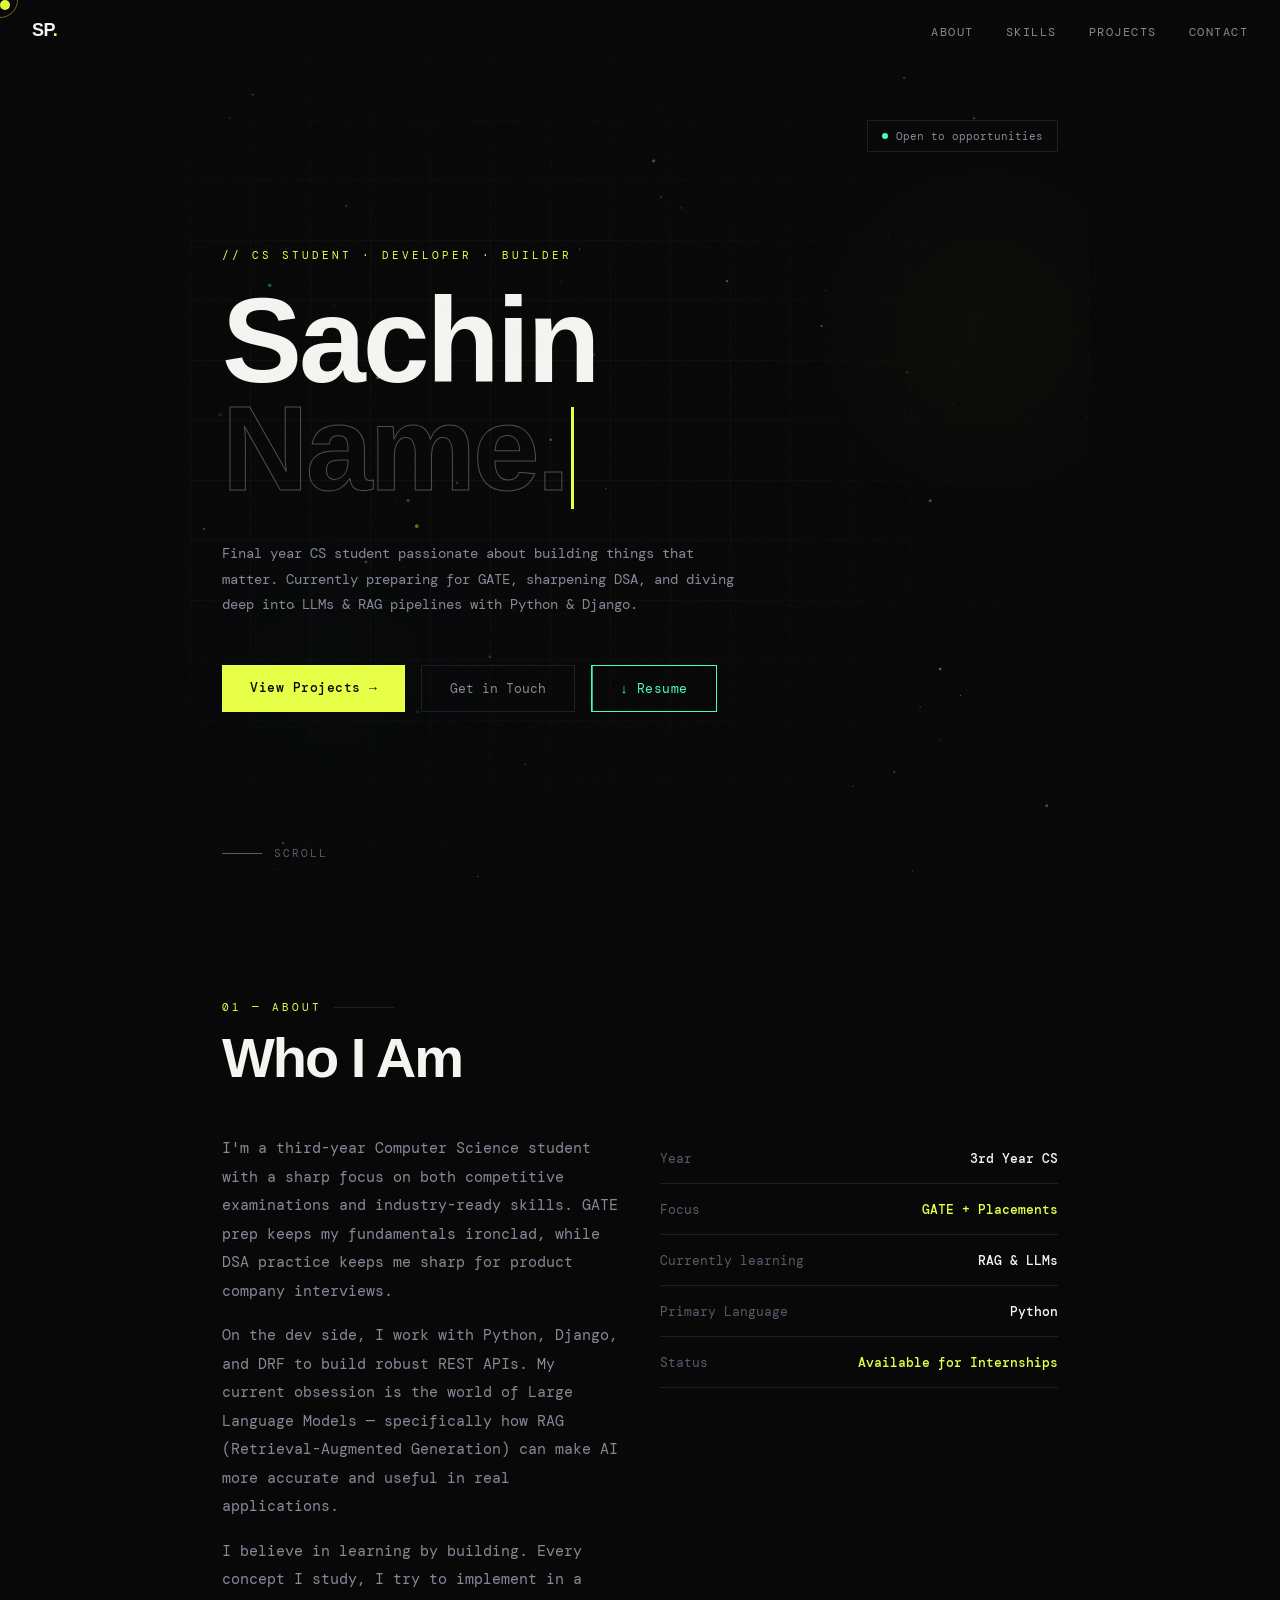
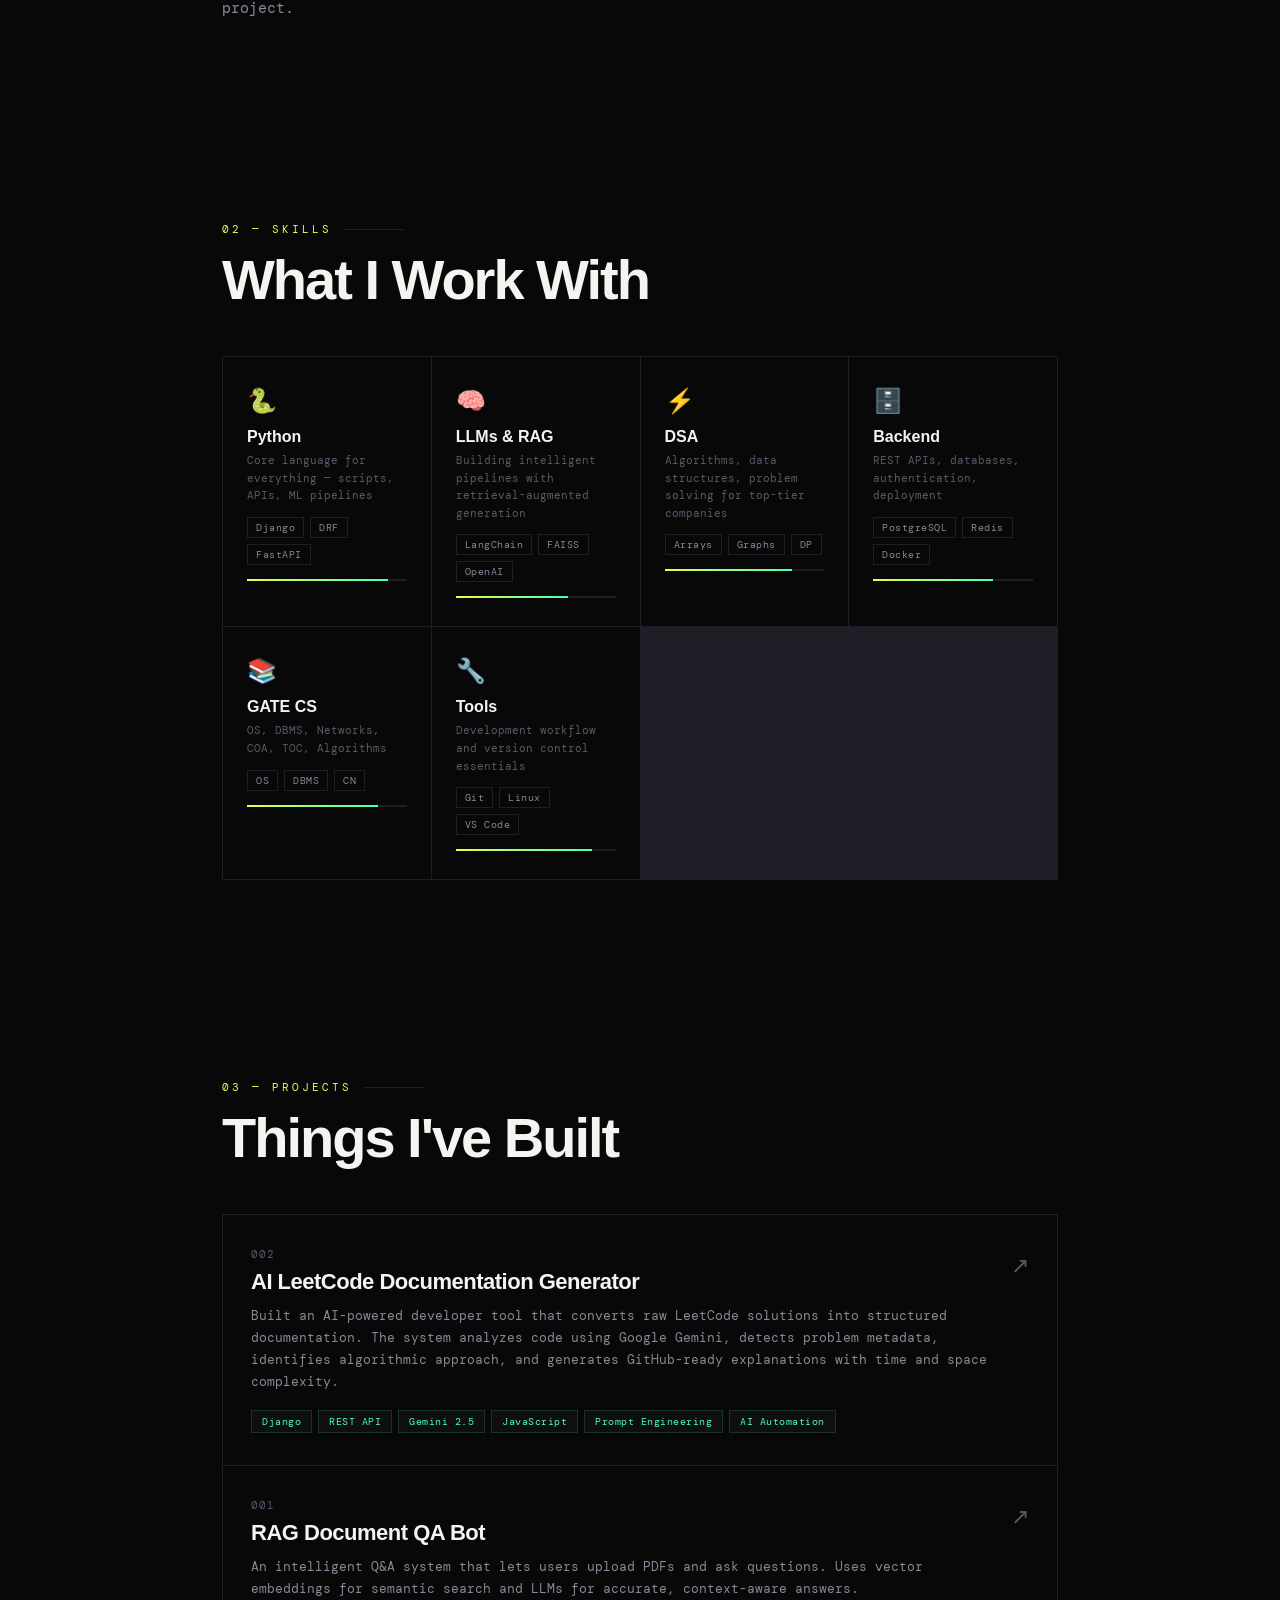
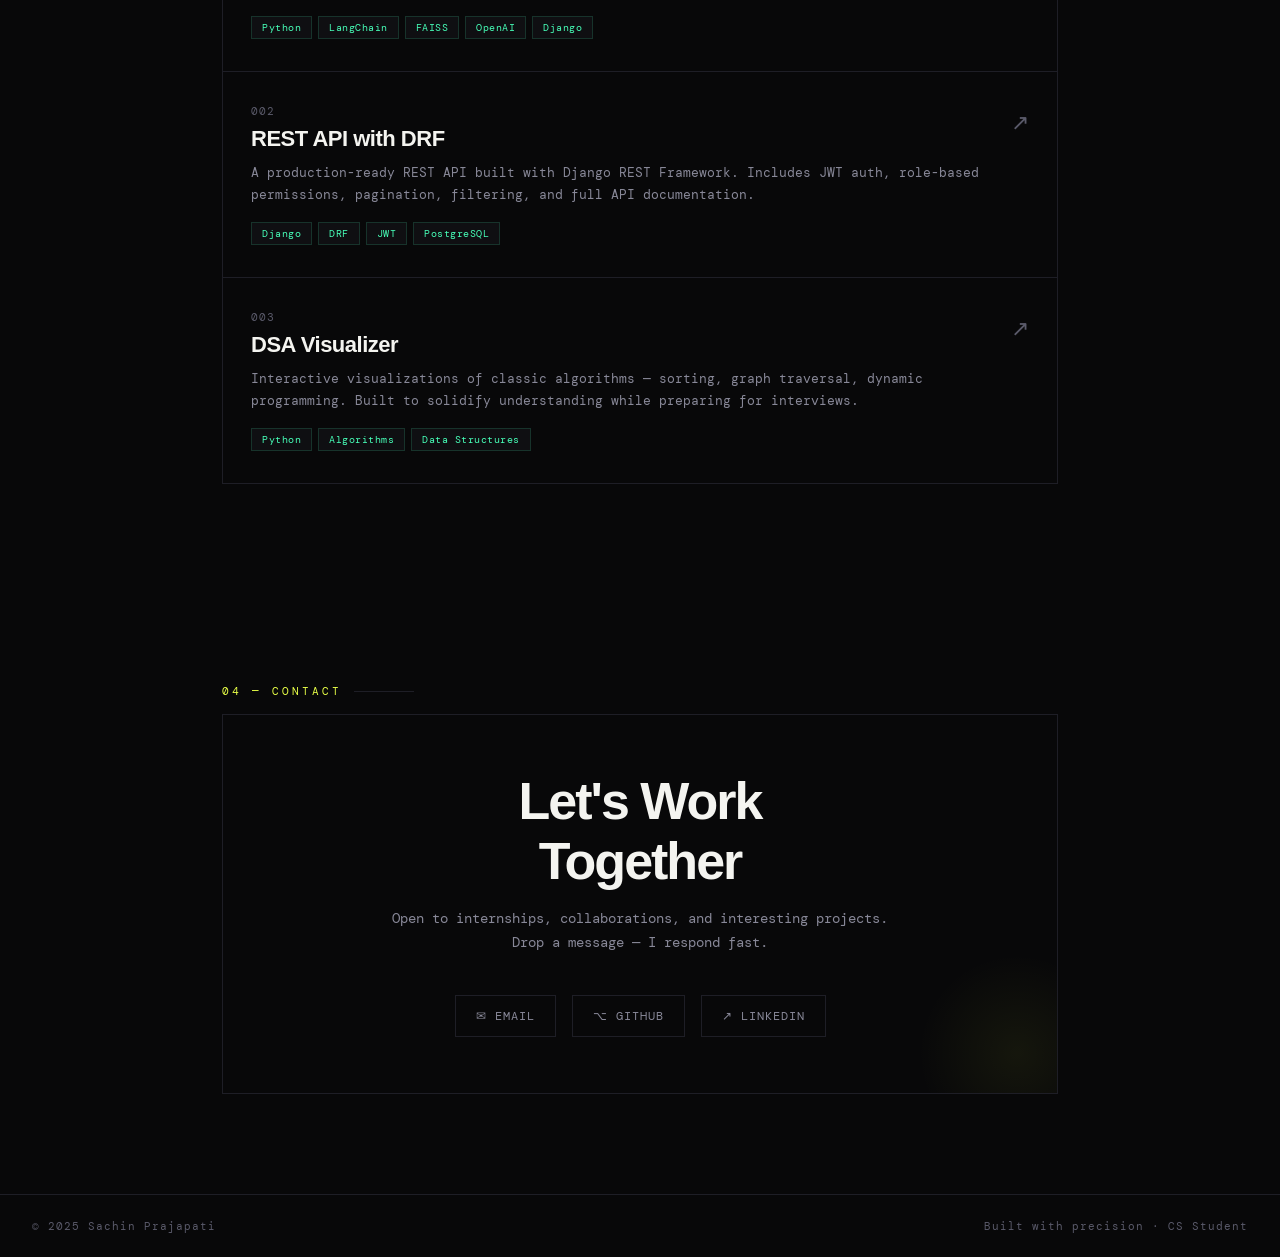
<file: index.html>
<!DOCTYPE html>
<html lang="en">

<head>
  <meta charset="UTF-8">
  <meta name="viewport" content="width=device-width, initial-scale=1.0">

  <title>Sachin Prajapati | Python Backend Developer | Django & AI</title>

  <meta name="description" content="Sachin Prajapati — Python backend developer specializing in Django, REST APIs, AI tools, and DSA. Explore projects, automation tools, and backend engineering work.">
  <meta name="keywords" content="Sachin Prajapati, Python Developer, Django Developer, Backend Developer, AI Developer, DRF, LeetCode, Portfolio">
  <meta name="author" content="Sachin Prajapati">
  <meta name="robots" content="index, follow">

  <link rel="canonical" href="https://sachin-prajapati.netlify.app/">

  <!-- Open Graph -->
  <meta property="og:title" content="Sachin Prajapati | Python Backend Developer">
  <meta property="og:description" content="Django, REST APIs, AI tools, and automation projects. Backend-focused Python developer.">
  <meta property="og:type" content="website">
  <meta property="og:url" content="https://sachin-prajapati.netlify.app/">
  <meta property="og:image" content="https://sachin-prajapati.netlify.app/images/preview.png">

  <!-- Twitter -->
  <meta name="twitter:card" content="summary_large_image">
  <meta name="twitter:title" content="Sachin Prajapati | Python Backend Developer">
  <meta name="twitter:description" content="Django, AI tools, REST APIs, and automation projects.">
  <meta name="twitter:image" content="https://sachin-prajapati.netlify.app/images/preview.png">

  <link rel="icon" type="image/svg+xml" href="images/favicon.svg">

  <link
    href="https://fonts.googleapis.com/css2?family=DM+Mono:wght@300;400;500&family=Clash+Display:wght@400;500;600;700&display=swap"
    rel="stylesheet">

  <link rel="stylesheet" href="style.css">
</head>
<body>

  <div class="cursor" id="cursor"></div>
  <div class="cursor-ring" id="cursorRing"></div>

  <nav id="navbar">
    <a href="#" class="nav-logo">SP<span>.</span></a>
    <ul class="nav-links">
      <li><a href="#about">About</a></li>
      <li><a href="#skills">Skills</a></li>
      <li><a href="#projects">Projects</a></li>
      <li><a href="#contact">Contact</a></li>
    </ul>
  </nav>

  <!-- HERO -->
  <section class="hero" id="home">
    <canvas id="particles"></canvas>
    <div class="hero-grid-bg"></div>
    <div class="orb orb1"></div>
    <div class="orb orb2"></div>

    <div class="status-badge">
      <div class="status-dot"></div>
      Open to opportunities
    </div>

    <div class="hero-tag">// CS Student · Developer · Builder</div>

    <h1 class="hero-name">
      <div class="line1">Sachin</div>
      <div class="line2" id="typedName">Prajapati<span class="type-cursor"></span></div>
    </h1>

    <p class="hero-desc">
      Final year CS student passionate about building things that matter.
      Currently preparing for GATE, sharpening DSA, and diving deep into
      LLMs & RAG pipelines with Python & Django.
    </p>

    <div class="hero-cta">
      <a href="#projects" class="btn-primary">View Projects →</a>
      <a href="#contact" class="btn-secondary">Get in Touch</a>
      <a href="resume.pdf" class="btn-resume" target="_blank" id="resumeBtn" onclick="openResume()">
        <span class="dl-icon">↓</span>
        <span>Resume</span>
      </a>
    </div>

    <div class="hero-scroll">
      <div class="scroll-line"></div>
      Scroll
    </div>
  </section>

  <!-- ABOUT -->
  <section id="about">
    <div class="section-label">01 — About</div>
    <h2 class="section-title reveal">Who I Am</h2>

    <div class="about-grid reveal">
      <div class="about-text">
        <p>
          I'm a third-year Computer Science student with a sharp focus on
          both competitive examinations and industry-ready skills. GATE prep
          keeps my fundamentals ironclad, while DSA practice keeps me sharp
          for product company interviews.
        </p>
        <p>
          On the dev side, I work with Python, Django, and DRF to build
          robust REST APIs. My current obsession is the world of Large Language
          Models — specifically how RAG (Retrieval-Augmented Generation) can
          make AI more accurate and useful in real applications.
        </p>
        <p>
          I believe in learning by building. Every concept I study, I try
          to implement in a project.
        </p>
      </div>

      <div class="about-stats">
        <div class="stat-row">
          <span class="stat-label">Year</span>
          <span class="stat-val">3rd Year CS</span>
        </div>
        <div class="stat-row">
          <span class="stat-label">Focus</span>
          <span class="stat-val accent">GATE + Placements</span>
        </div>
        <div class="stat-row">
          <span class="stat-label">Currently learning</span>
          <span class="stat-val">RAG & LLMs</span>
        </div>
        <div class="stat-row">
          <span class="stat-label">Primary Language</span>
          <span class="stat-val">Python</span>
        </div>
        <div class="stat-row">
          <span class="stat-label">Status</span>
          <span class="stat-val accent">Available for Internships</span>
        </div>
      </div>
    </div>
  </section>

  <!-- SKILLS -->
  <section id="skills">
    <div class="section-label">02 — Skills</div>
    <h2 class="section-title reveal">What I Work With</h2>

    <div class="skills-grid reveal">
      <div class="skill-card">
        <div class="skill-icon">🐍</div>
        <div class="skill-name">Python</div>
        <div class="skill-sub">Core language for everything — scripts, APIs, ML pipelines</div>
        <div class="skill-tags">
          <span class="tag">Django</span>
          <span class="tag">DRF</span>
          <span class="tag">FastAPI</span>
        </div>
        <div class="skill-bar-wrap">
          <div class="skill-bar" data-width="88"></div>
        </div>
      </div>

      <div class="skill-card">
        <div class="skill-icon">🧠</div>
        <div class="skill-name">LLMs & RAG</div>
        <div class="skill-sub">Building intelligent pipelines with retrieval-augmented generation</div>
        <div class="skill-tags">
          <span class="tag">LangChain</span>
          <span class="tag">FAISS</span>
          <span class="tag">OpenAI</span>
        </div>
        <div class="skill-bar-wrap">
          <div class="skill-bar" data-width="70"></div>
        </div>
      </div>

      <div class="skill-card">
        <div class="skill-icon">⚡</div>
        <div class="skill-name">DSA</div>
        <div class="skill-sub">Algorithms, data structures, problem solving for top-tier companies</div>
        <div class="skill-tags">
          <span class="tag">Arrays</span>
          <span class="tag">Graphs</span>
          <span class="tag">DP</span>
        </div>
        <div class="skill-bar-wrap">
          <div class="skill-bar" data-width="80"></div>
        </div>
      </div>

      <div class="skill-card">
        <div class="skill-icon">🗄️</div>
        <div class="skill-name">Backend</div>
        <div class="skill-sub">REST APIs, databases, authentication, deployment</div>
        <div class="skill-tags">
          <span class="tag">PostgreSQL</span>
          <span class="tag">Redis</span>
          <span class="tag">Docker</span>
        </div>
        <div class="skill-bar-wrap">
          <div class="skill-bar" data-width="75"></div>
        </div>
      </div>

      <div class="skill-card">
        <div class="skill-icon">📚</div>
        <div class="skill-name">GATE CS</div>
        <div class="skill-sub">OS, DBMS, Networks, COA, TOC, Algorithms</div>
        <div class="skill-tags">
          <span class="tag">OS</span>
          <span class="tag">DBMS</span>
          <span class="tag">CN</span>
        </div>
        <div class="skill-bar-wrap">
          <div class="skill-bar" data-width="82"></div>
        </div>
      </div>

      <div class="skill-card">
        <div class="skill-icon">🔧</div>
        <div class="skill-name">Tools</div>
        <div class="skill-sub">Development workflow and version control essentials</div>
        <div class="skill-tags">
          <span class="tag">Git</span>
          <span class="tag">Linux</span>
          <span class="tag">VS Code</span>
        </div>
        <div class="skill-bar-wrap">
          <div class="skill-bar" data-width="85"></div>
        </div>
      </div>
    </div>
  </section>

  <!-- PROJECTS -->
  <section id="projects">
    <div class="section-label">03 — Projects</div>
    <h2 class="section-title reveal">Things I've Built</h2>

    <div class="projects-list reveal">
      <a href="https://github.com/algoWithSachin/ai_leetcode_documentation_generator" target="_blank"
        class="project-card">
        <div>
          <div class="project-num">002</div>
          <div class="project-name">AI LeetCode Documentation Generator</div>
          <div class="project-desc">
            Built an AI-powered developer tool that converts raw LeetCode solutions into
            structured documentation. The system analyzes code using Google Gemini,
            detects problem metadata, identifies algorithmic approach, and generates
            GitHub-ready explanations with time and space complexity.
          </div>
          <div class="project-stack">
            <span class="stack-tag">Django</span>
            <span class="stack-tag">REST API</span>
            <span class="stack-tag">Gemini 2.5</span>
            <span class="stack-tag">JavaScript</span>
            <span class="stack-tag">Prompt Engineering</span>
            <span class="stack-tag">AI Automation</span>
          </div>
        </div>
        <div class="project-arrow">↗</div>
      </a>

      <a href="https://github.com/algoWithSachin" target="_blank" class="project-card">
        <div>
          <div class="project-num">001</div>
          <div class="project-name">RAG Document QA Bot</div>
          <div class="project-desc">
            An intelligent Q&A system that lets users upload PDFs and ask questions.
            Uses vector embeddings for semantic search and LLMs for accurate, context-aware answers.
          </div>
          <div class="project-stack">
            <span class="stack-tag">Python</span>
            <span class="stack-tag">LangChain</span>
            <span class="stack-tag">FAISS</span>
            <span class="stack-tag">OpenAI</span>
            <span class="stack-tag">Django</span>
          </div>
        </div>
        <div class="project-arrow">↗</div>
      </a>

      <a href="https://github.com/algoWithSachin" target="_blank" class="project-card">
        <div>
          <div class="project-num">002</div>
          <div class="project-name">REST API with DRF</div>
          <div class="project-desc">
            A production-ready REST API built with Django REST Framework. Includes JWT auth,
            role-based permissions, pagination, filtering, and full API documentation.
          </div>
          <div class="project-stack">
            <span class="stack-tag">Django</span>
            <span class="stack-tag">DRF</span>
            <span class="stack-tag">JWT</span>
            <span class="stack-tag">PostgreSQL</span>
          </div>
        </div>
        <div class="project-arrow">↗</div>
      </a>

      <a href="https://github.com/algoWithSachin" target="_blank" class="project-card">
        <div>
          <div class="project-num">003</div>
          <div class="project-name">DSA Visualizer</div>
          <div class="project-desc">
            Interactive visualizations of classic algorithms — sorting, graph traversal,
            dynamic programming. Built to solidify understanding while preparing for interviews.
          </div>
          <div class="project-stack">
            <span class="stack-tag">Python</span>
            <span class="stack-tag">Algorithms</span>
            <span class="stack-tag">Data Structures</span>
          </div>
        </div>
        <div class="project-arrow">↗</div>
      </a>
    </div>
  </section>

  <!-- CONTACT -->
  <section id="contact">
    <div class="section-label">04 — Contact</div>
    <div class="contact-inner reveal">
      <h2 class="contact-big">Let's Work<br>Together</h2>
      <p class="contact-sub">
        Open to internships, collaborations, and interesting projects.<br>
        Drop a message — I respond fast.
      </p>

      <div class="contact-links">
        <a href="mailto:sachinprajapati77249@email.com" class="contact-link">
          ✉ Email
        </a>
        <a href="https://github.com/algoWithSachin" target="_blank" class="contact-link">
          ⌥ GitHub
        </a>
        <a href="https://www.linkedin.com/in/sachin-prajapati-a276a9395/" target="_blank" class="contact-link">
          ↗ LinkedIn
        </a>
      </div>
    </div>
  </section>

  <footer>
    <span>© 2025 Sachin Prajapati</span>
    <span>Built with precision · CS Student</span>
  </footer>

  <script src="script.js"></script>
</body>

</html>
</file>
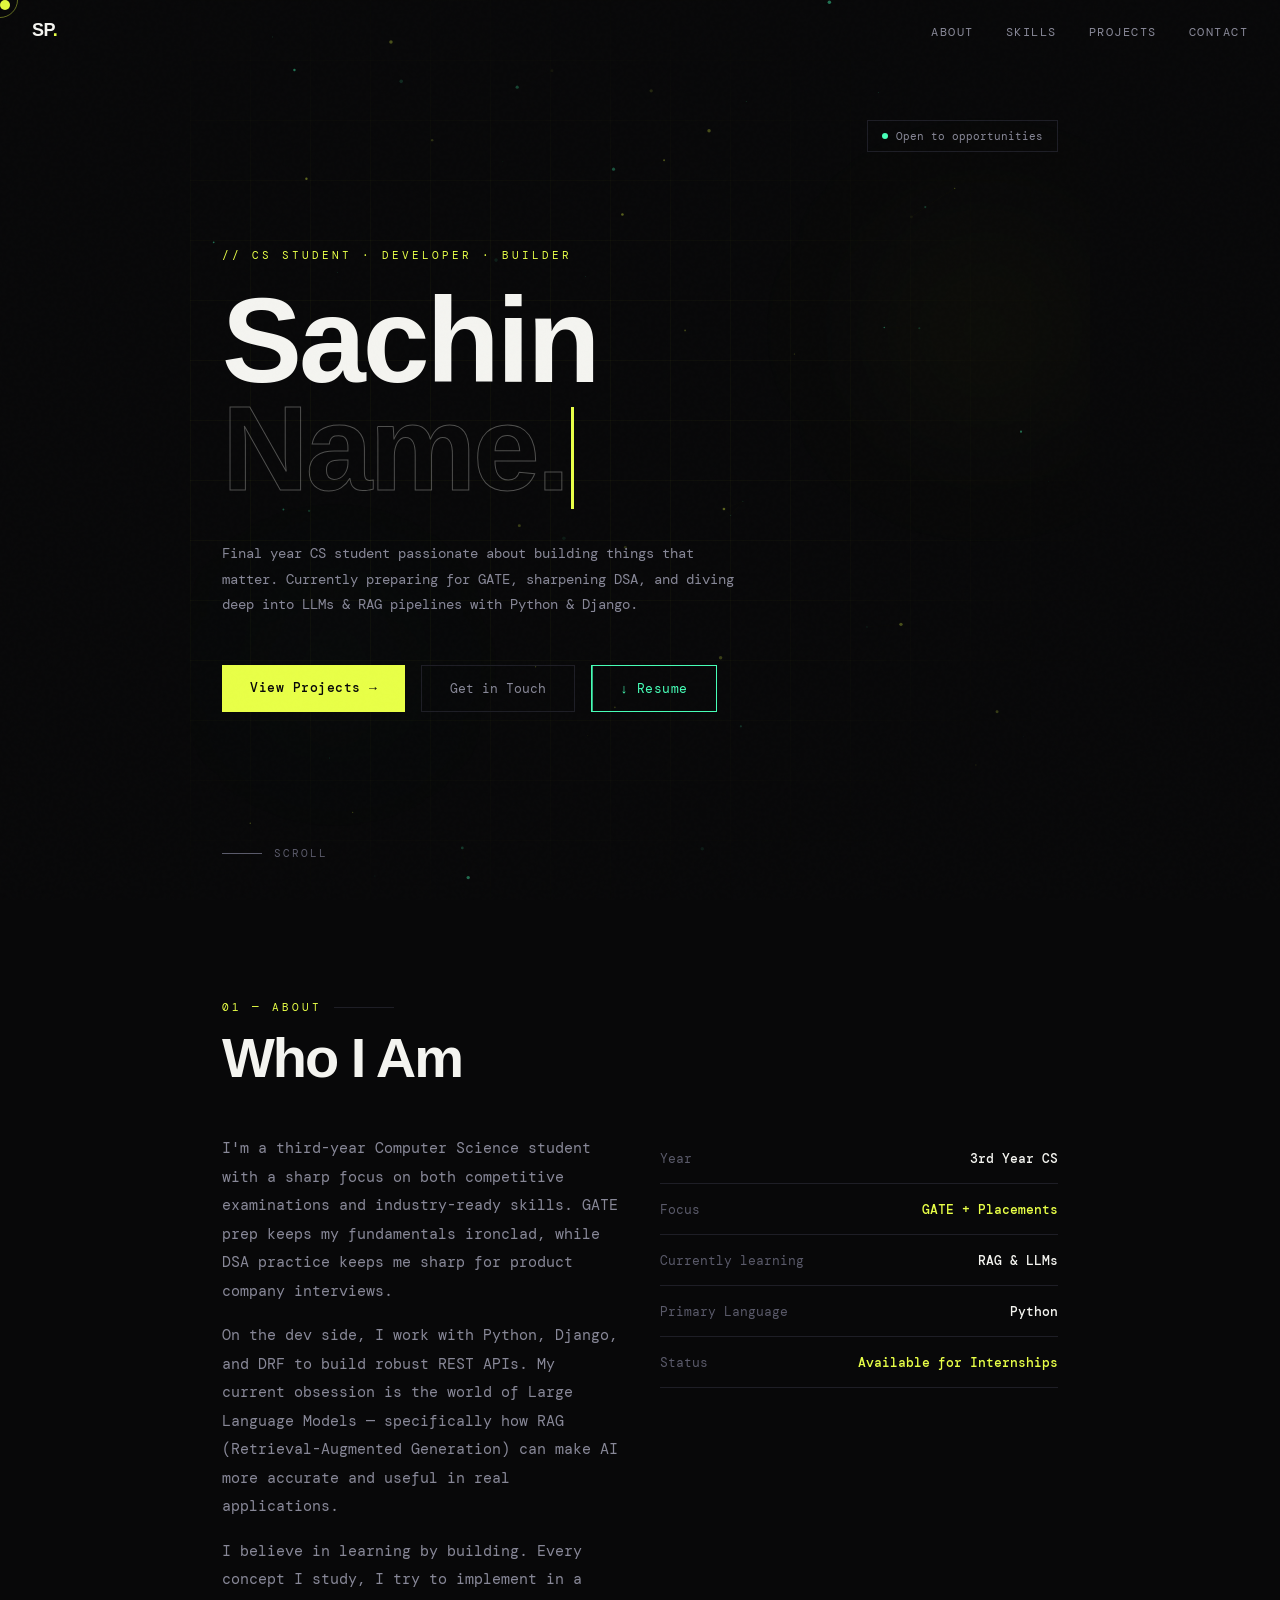
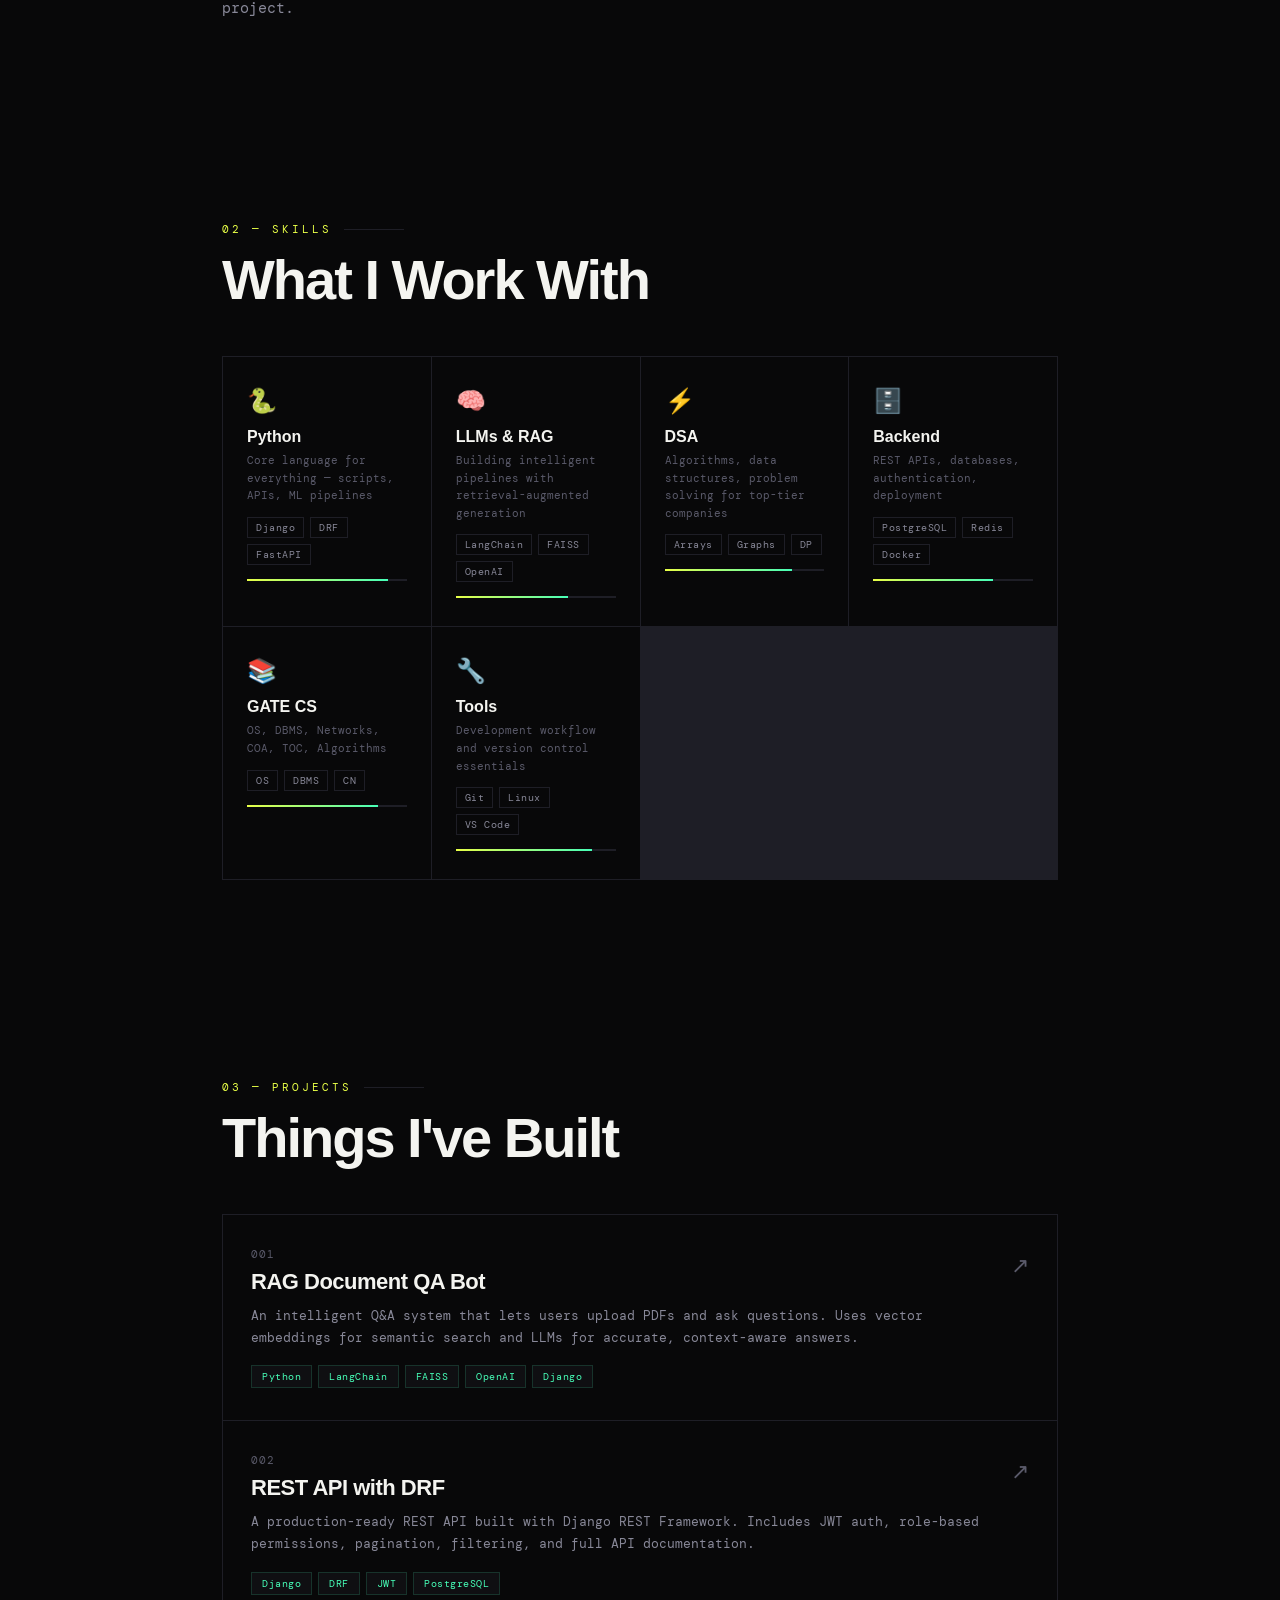
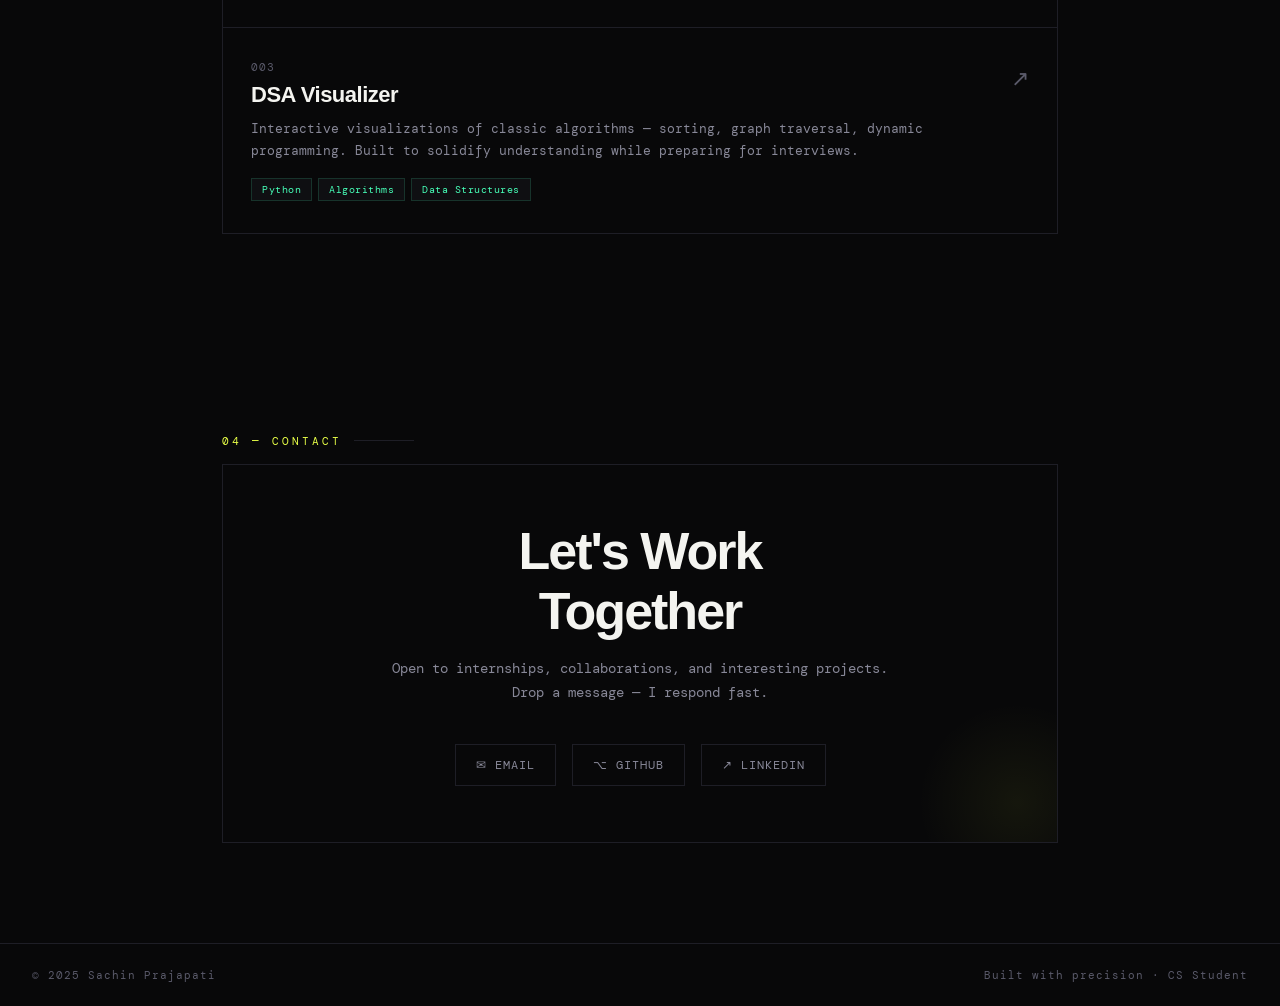
<file: portfolio.html>
<!DOCTYPE html>
<html lang="en">
<head>
<meta charset="UTF-8">
<meta name="viewport" content="width=device-width, initial-scale=1.0">
<title>Sachin Prajapati — Portfolio</title>
<link href="https://fonts.googleapis.com/css2?family=DM+Mono:wght@300;400;500&family=Clash+Display:wght@400;500;600;700&display=swap" rel="stylesheet">
<style>
*, *::before, *::after { box-sizing: border-box; margin: 0; padding: 0; }

:root {
  --bg: #080809;
  --surface: #0f0f12;
  --border: #1e1e26;
  --accent: #e8ff47;
  --accent2: #47ffb8;
  --text: #f4f4f0;
  --muted: #5a5a6a;
  --muted2: #888898;
  --mono: 'DM Mono', monospace;
  --display: 'Clash Display', sans-serif;
}

html { scroll-behavior: smooth; }

body {
  background: var(--bg);
  color: var(--text);
  font-family: var(--mono);
  overflow-x: hidden;
  cursor: none;
}

/* Custom cursor */
.cursor {
  width: 10px; height: 10px;
  background: var(--accent);
  border-radius: 50%;
  position: fixed;
  top: 0; left: 0;
  pointer-events: none;
  z-index: 9999;
  transition: transform 0.15s ease;
  mix-blend-mode: difference;
}
.cursor-ring {
  width: 36px; height: 36px;
  border: 1px solid rgba(232,255,71,0.4);
  border-radius: 50%;
  position: fixed;
  top: 0; left: 0;
  pointer-events: none;
  z-index: 9998;
  transition: transform 0.4s cubic-bezier(0.25,0.46,0.45,0.94);
}

/* Noise texture overlay */
body::before {
  content: '';
  position: fixed;
  inset: 0;
  background-image: url("data:image/svg+xml,%3Csvg viewBox='0 0 256 256' xmlns='http://www.w3.org/2000/svg'%3E%3Cfilter id='noise'%3E%3CfeTurbulence type='fractalNoise' baseFrequency='0.9' numOctaves='4' stitchTiles='stitch'/%3E%3C/filter%3E%3Crect width='100%25' height='100%25' filter='url(%23noise)' opacity='0.03'/%3E%3C/svg%3E");
  pointer-events: none;
  z-index: 1000;
  opacity: 0.4;
}

/* NAV */
nav {
  position: fixed;
  top: 0; left: 0; right: 0;
  z-index: 100;
  padding: 20px 32px;
  display: flex;
  justify-content: space-between;
  align-items: center;
  border-bottom: 1px solid transparent;
  transition: border-color 0.3s, background 0.3s;
  backdrop-filter: blur(0px);
}
nav.scrolled {
  border-color: var(--border);
  background: rgba(8,8,9,0.85);
  backdrop-filter: blur(16px);
}
.nav-logo {
  font-family: var(--display);
  font-size: 18px;
  font-weight: 700;
  color: var(--text);
  text-decoration: none;
  letter-spacing: -0.5px;
}
.nav-logo span { color: var(--accent); }
.nav-links { display: flex; gap: 32px; list-style: none; }
.nav-links a {
  font-size: 12px;
  color: var(--muted2);
  text-decoration: none;
  letter-spacing: 1.5px;
  text-transform: uppercase;
  transition: color 0.2s;
}
.nav-links a:hover { color: var(--accent); }

/* HERO */
.hero {
  min-height: 100svh;
  display: flex;
  flex-direction: column;
  justify-content: center;
  padding: 120px 32px 60px;
  position: relative;
  overflow: hidden;
}

.hero-grid-bg {
  position: absolute;
  inset: 0;
  background-image:
    linear-gradient(rgba(232,255,71,0.03) 1px, transparent 1px),
    linear-gradient(90deg, rgba(232,255,71,0.03) 1px, transparent 1px);
  background-size: 60px 60px;
  mask-image: radial-gradient(ellipse at 30% 50%, black 30%, transparent 80%);
}

.hero-tag {
  font-size: 11px;
  letter-spacing: 3px;
  text-transform: uppercase;
  color: var(--accent);
  margin-bottom: 24px;
  opacity: 0;
  animation: fadeUp 0.6s ease 0.2s forwards;
}

.hero-name {
  font-family: var(--display);
  font-size: clamp(52px, 13vw, 120px);
  font-weight: 700;
  line-height: 0.9;
  letter-spacing: -3px;
  margin-bottom: 32px;
  opacity: 0;
  animation: fadeUp 0.8s ease 0.4s forwards;
}

.hero-name .line2 {
  color: transparent;
  -webkit-text-stroke: 1px rgba(244,244,240,0.3);
}

.hero-desc {
  max-width: 520px;
  font-size: 14px;
  line-height: 1.8;
  color: var(--muted2);
  margin-bottom: 48px;
  opacity: 0;
  animation: fadeUp 0.8s ease 0.6s forwards;
}

.hero-cta {
  display: flex;
  gap: 16px;
  flex-wrap: wrap;
  opacity: 0;
  animation: fadeUp 0.8s ease 0.8s forwards;
}

.btn-primary {
  background: var(--accent);
  color: #080809;
  border: none;
  padding: 14px 28px;
  font-family: var(--mono);
  font-size: 13px;
  font-weight: 500;
  cursor: none;
  text-decoration: none;
  display: inline-block;
  transition: transform 0.2s, box-shadow 0.2s;
  letter-spacing: 0.5px;
}
.btn-primary:hover {
  transform: translate(-2px, -2px);
  box-shadow: 4px 4px 0 rgba(232,255,71,0.3);
}

.btn-secondary {
  background: transparent;
  color: var(--muted2);
  border: 1px solid var(--border);
  padding: 14px 28px;
  font-family: var(--mono);
  font-size: 13px;
  cursor: none;
  text-decoration: none;
  display: inline-block;
  transition: color 0.2s, border-color 0.2s;
}
.btn-secondary:hover { color: var(--text); border-color: var(--muted2); }

.hero-scroll {
  position: absolute;
  bottom: 40px;
  left: 32px;
  display: flex;
  align-items: center;
  gap: 12px;
  font-size: 11px;
  color: var(--muted);
  letter-spacing: 2px;
  text-transform: uppercase;
  opacity: 0;
  animation: fadeUp 1s ease 1.2s forwards;
}
.scroll-line {
  width: 40px;
  height: 1px;
  background: var(--muted);
  animation: scrollLine 2s ease-in-out infinite;
}

/* STATUS badge */
.status-badge {
  position: absolute;
  top: 120px;
  right: 32px;
  display: flex;
  align-items: center;
  gap: 8px;
  font-size: 11px;
  color: var(--muted2);
  border: 1px solid var(--border);
  padding: 8px 14px;
  opacity: 0;
  animation: fadeUp 0.8s ease 1s forwards;
}
.status-dot {
  width: 6px; height: 6px;
  background: var(--accent2);
  border-radius: 50%;
  animation: pulse 2s ease-in-out infinite;
}

/* SECTIONS COMMON */
section {
  padding: 100px 32px;
  max-width: 900px;
  margin: 0 auto;
}

.section-label {
  font-size: 11px;
  letter-spacing: 3px;
  text-transform: uppercase;
  color: var(--accent);
  margin-bottom: 16px;
  display: flex;
  align-items: center;
  gap: 12px;
}
.section-label::after {
  content: '';
  flex: 1;
  height: 1px;
  background: var(--border);
  max-width: 60px;
}

.section-title {
  font-family: var(--display);
  font-size: clamp(32px, 6vw, 56px);
  font-weight: 700;
  letter-spacing: -2px;
  margin-bottom: 48px;
  line-height: 1;
}

/* ABOUT */
.about-grid {
  display: grid;
  grid-template-columns: 1fr 1fr;
  gap: 40px;
  align-items: start;
}

.about-text {
  font-size: 15px;
  line-height: 1.9;
  color: var(--muted2);
}

.about-text p + p { margin-top: 16px; }

.about-stats {
  display: flex;
  flex-direction: column;
  gap: 1px;
}

.stat-row {
  display: flex;
  justify-content: space-between;
  align-items: center;
  padding: 16px 0;
  border-bottom: 1px solid var(--border);
  font-size: 13px;
}
.stat-label { color: var(--muted); }
.stat-val { color: var(--text); font-weight: 500; }
.stat-val.accent { color: var(--accent); }

/* SKILLS */
.skills-grid {
  display: grid;
  grid-template-columns: repeat(auto-fit, minmax(200px, 1fr));
  gap: 1px;
  background: var(--border);
  border: 1px solid var(--border);
}

.skill-card {
  background: var(--bg);
  padding: 28px 24px;
  transition: background 0.2s;
  position: relative;
  overflow: hidden;
}
.skill-card::before {
  content: '';
  position: absolute;
  top: 0; left: 0; right: 0;
  height: 2px;
  background: var(--accent);
  transform: scaleX(0);
  transform-origin: left;
  transition: transform 0.3s ease;
}
.skill-card:hover::before { transform: scaleX(1); }
.skill-card:hover { background: var(--surface); }

.skill-icon { font-size: 24px; margin-bottom: 12px; }
.skill-name {
  font-family: var(--display);
  font-size: 16px;
  font-weight: 600;
  margin-bottom: 6px;
}
.skill-sub { font-size: 11px; color: var(--muted); line-height: 1.6; }

.skill-tags {
  display: flex;
  flex-wrap: wrap;
  gap: 6px;
  margin-top: 12px;
}
.tag {
  font-size: 10px;
  padding: 3px 8px;
  border: 1px solid var(--border);
  color: var(--muted2);
  letter-spacing: 0.5px;
}

/* PROJECTS */
.projects-list { display: flex; flex-direction: column; gap: 1px; background: var(--border); border: 1px solid var(--border); }

.project-card {
  background: var(--bg);
  padding: 32px 28px;
  display: grid;
  grid-template-columns: 1fr auto;
  gap: 20px;
  align-items: start;
  transition: background 0.2s;
  cursor: none;
}
.project-card:hover { background: var(--surface); }

.project-num {
  font-size: 11px;
  color: var(--muted);
  margin-bottom: 8px;
  letter-spacing: 1px;
}
.project-name {
  font-family: var(--display);
  font-size: 22px;
  font-weight: 700;
  margin-bottom: 10px;
  letter-spacing: -0.5px;
  transition: color 0.2s;
}
.project-card:hover .project-name { color: var(--accent); }
.project-desc { font-size: 13px; color: var(--muted2); line-height: 1.7; margin-bottom: 16px; }

.project-stack { display: flex; flex-wrap: wrap; gap: 6px; }
.stack-tag {
  font-size: 10px;
  padding: 4px 10px;
  background: var(--surface);
  color: var(--accent2);
  border: 1px solid rgba(71,255,184,0.15);
  letter-spacing: 0.5px;
}

.project-arrow {
  font-size: 22px;
  color: var(--muted);
  transition: color 0.2s, transform 0.2s;
  padding-top: 4px;
}
.project-card:hover .project-arrow { color: var(--accent); transform: translate(3px, -3px); }

/* CONTACT */
.contact-inner {
  border: 1px solid var(--border);
  padding: 56px 48px;
  text-align: center;
  position: relative;
  overflow: hidden;
}

.contact-inner::before {
  content: '';
  position: absolute;
  bottom: -60px; right: -60px;
  width: 200px; height: 200px;
  background: radial-gradient(circle, rgba(232,255,71,0.06) 0%, transparent 70%);
  pointer-events: none;
}

.contact-big {
  font-family: var(--display);
  font-size: clamp(28px, 6vw, 52px);
  font-weight: 700;
  letter-spacing: -2px;
  margin-bottom: 16px;
}
.contact-sub { font-size: 14px; color: var(--muted2); margin-bottom: 40px; line-height: 1.7; }

.contact-links {
  display: flex;
  justify-content: center;
  gap: 16px;
  flex-wrap: wrap;
}

.contact-link {
  display: flex;
  align-items: center;
  gap: 8px;
  font-size: 12px;
  color: var(--muted2);
  text-decoration: none;
  border: 1px solid var(--border);
  padding: 12px 20px;
  transition: color 0.2s, border-color 0.2s, background 0.2s;
  letter-spacing: 1px;
  text-transform: uppercase;
}
.contact-link:hover {
  color: var(--accent);
  border-color: var(--accent);
  background: rgba(232,255,71,0.04);
}

/* FOOTER */
footer {
  border-top: 1px solid var(--border);
  padding: 24px 32px;
  display: flex;
  justify-content: space-between;
  align-items: center;
  font-size: 11px;
  color: var(--muted);
  letter-spacing: 1px;
}

/* RESUME BUTTON */
.btn-resume {
  background: transparent;
  color: var(--accent2);
  border: 1px solid var(--accent2);
  padding: 14px 28px;
  font-family: var(--mono);
  font-size: 13px;
  cursor: none;
  text-decoration: none;
  display: inline-flex;
  align-items: center;
  gap: 8px;
  transition: background 0.2s, color 0.2s, box-shadow 0.2s, transform 0.2s;
  letter-spacing: 0.5px;
  position: relative;
  overflow: hidden;
}
.btn-resume::before {
  content: '';
  position: absolute;
  inset: 0;
  background: var(--accent2);
  transform: translateX(-100%);
  transition: transform 0.3s ease;
  z-index: 0;
}
.btn-resume:hover::before { transform: translateX(0); }
.btn-resume:hover { color: #080809; transform: translate(-2px, -2px); box-shadow: 4px 4px 0 rgba(71,255,184,0.25); }
.btn-resume span, .btn-resume svg { position: relative; z-index: 1; }

/* Download progress animation */
.btn-resume.downloading .dl-icon { animation: downloadBounce 0.6s ease infinite alternate; }
@keyframes downloadBounce {
  from { transform: translateY(0); }
  to { transform: translateY(4px); }
}

/* Ripple */
.ripple {
  position: absolute;
  border-radius: 50%;
  background: rgba(232,255,71,0.15);
  transform: scale(0);
  animation: rippleAnim 0.6s linear;
  pointer-events: none;
}
@keyframes rippleAnim {
  to { transform: scale(4); opacity: 0; }
}

/* Typing cursor blink */
.type-cursor {
  display: inline-block;
  width: 3px;
  height: 0.85em;
  background: var(--accent);
  margin-left: 4px;
  vertical-align: middle;
  animation: blink 1s step-end infinite;
}
@keyframes blink { 0%,100%{opacity:1} 50%{opacity:0} }

/* Skill bar */
.skill-bar-wrap {
  margin-top: 14px;
  height: 2px;
  background: var(--border);
  width: 100%;
  overflow: hidden;
}
.skill-bar {
  height: 100%;
  background: linear-gradient(90deg, var(--accent), var(--accent2));
  width: 0%;
  transition: width 1.2s cubic-bezier(0.4,0,0.2,1);
}

/* Particle canvas */
#particles {
  position: absolute;
  inset: 0;
  pointer-events: none;
  z-index: 0;
}

/* Floating orbs */
.orb {
  position: absolute;
  border-radius: 50%;
  filter: blur(80px);
  pointer-events: none;
  z-index: 0;
  animation: orbFloat 8s ease-in-out infinite;
}
.orb1 {
  width: 300px; height: 300px;
  background: radial-gradient(circle, rgba(232,255,71,0.06) 0%, transparent 70%);
  top: 20%; right: -5%;
  animation-delay: 0s;
}
.orb2 {
  width: 200px; height: 200px;
  background: radial-gradient(circle, rgba(71,255,184,0.05) 0%, transparent 70%);
  bottom: 15%; left: 5%;
  animation-delay: -4s;
}
@keyframes orbFloat {
  0%,100% { transform: translateY(0px) scale(1); }
  50% { transform: translateY(-30px) scale(1.05); }
}

/* Staggered card reveal */
.skill-card, .project-card {
  opacity: 0;
  transform: translateY(24px);
  transition: opacity 0.5s ease, transform 0.5s ease, background 0.2s;
}
.skill-card.visible, .project-card.visible {
  opacity: 1;
  transform: translateY(0);
}

/* ANIMATIONS */
@keyframes fadeUp {
  from { opacity: 0; transform: translateY(20px); }
  to { opacity: 1; transform: translateY(0); }
}
@keyframes pulse {
  0%, 100% { opacity: 1; }
  50% { opacity: 0.3; }
}
@keyframes scrollLine {
  0%, 100% { transform: scaleX(1); transform-origin: left; }
  50% { transform: scaleX(0.3); transform-origin: left; }
}

/* Reveal on scroll */
.reveal {
  opacity: 0;
  transform: translateY(30px);
  transition: opacity 0.7s ease, transform 0.7s ease;
}
.reveal.visible {
  opacity: 1;
  transform: translateY(0);
}

/* MOBILE */
@media (max-width: 600px) {
  nav { padding: 16px 20px; }
  .nav-links { gap: 20px; }
  .nav-links a { font-size: 10px; }
  .hero { padding: 100px 20px 60px; }
  .hero-name { letter-spacing: -2px; }
  .status-badge { display: none; }
  section { padding: 72px 20px; }
  .about-grid { grid-template-columns: 1fr; }
  .contact-inner { padding: 40px 24px; }
  footer { flex-direction: column; gap: 8px; text-align: center; }
  .project-card { grid-template-columns: 1fr; }
  .project-arrow { display: none; }
  body { cursor: auto; }
  .cursor, .cursor-ring { display: none; }
}
</style>
</head>
<body>

<div class="cursor" id="cursor"></div>
<div class="cursor-ring" id="cursorRing"></div>

<nav id="navbar">
  <a href="#" class="nav-logo">SP<span>.</span></a>
  <ul class="nav-links">
    <li><a href="#about">About</a></li>
    <li><a href="#skills">Skills</a></li>
    <li><a href="#projects">Projects</a></li>
    <li><a href="#contact">Contact</a></li>
  </ul>
</nav>

<!-- HERO -->
<section class="hero" id="home">
  <canvas id="particles"></canvas>
  <div class="hero-grid-bg"></div>
  <div class="orb orb1"></div>
  <div class="orb orb2"></div>

  <div class="status-badge">
    <div class="status-dot"></div>
    Open to opportunities
  </div>

  <div class="hero-tag">// CS Student · Developer · Builder</div>

  <h1 class="hero-name">
    <div class="line1">Sachin</div>
    <div class="line2" id="typedName">Prajapati<span class="type-cursor"></span></div>
  </h1>

  <p class="hero-desc">
    Final year CS student passionate about building things that matter.
    Currently preparing for GATE, sharpening DSA, and diving deep into
    LLMs & RAG pipelines with Python & Django.
  </p>

  <div class="hero-cta">
    <a href="#projects" class="btn-primary">View Projects →</a>
    <a href="#contact" class="btn-secondary">Get in Touch</a>
    <a href="#" class="btn-resume" id="resumeBtn" onclick="downloadResume(event)">
      <span class="dl-icon">↓</span>
      <span>Resume</span>
    </a>
  </div>

  <div class="hero-scroll">
    <div class="scroll-line"></div>
    Scroll
  </div>
</section>

<!-- ABOUT -->
<section id="about">
  <div class="section-label">01 — About</div>
  <h2 class="section-title reveal">Who I Am</h2>

  <div class="about-grid reveal">
    <div class="about-text">
      <p>
        I'm a third-year Computer Science student with a sharp focus on
        both competitive examinations and industry-ready skills. GATE prep
        keeps my fundamentals ironclad, while DSA practice keeps me sharp
        for product company interviews.
      </p>
      <p>
        On the dev side, I work with Python, Django, and DRF to build
        robust REST APIs. My current obsession is the world of Large Language
        Models — specifically how RAG (Retrieval-Augmented Generation) can
        make AI more accurate and useful in real applications.
      </p>
      <p>
        I believe in learning by building. Every concept I study, I try
        to implement in a project.
      </p>
    </div>

    <div class="about-stats">
      <div class="stat-row">
        <span class="stat-label">Year</span>
        <span class="stat-val">3rd Year CS</span>
      </div>
      <div class="stat-row">
        <span class="stat-label">Focus</span>
        <span class="stat-val accent">GATE + Placements</span>
      </div>
      <div class="stat-row">
        <span class="stat-label">Currently learning</span>
        <span class="stat-val">RAG & LLMs</span>
      </div>
      <div class="stat-row">
        <span class="stat-label">Primary Language</span>
        <span class="stat-val">Python</span>
      </div>
      <div class="stat-row">
        <span class="stat-label">Status</span>
        <span class="stat-val accent">Available for Internships</span>
      </div>
    </div>
  </div>
</section>

<!-- SKILLS -->
<section id="skills">
  <div class="section-label">02 — Skills</div>
  <h2 class="section-title reveal">What I Work With</h2>

  <div class="skills-grid reveal">
    <div class="skill-card">
      <div class="skill-icon">🐍</div>
      <div class="skill-name">Python</div>
      <div class="skill-sub">Core language for everything — scripts, APIs, ML pipelines</div>
      <div class="skill-tags">
        <span class="tag">Django</span>
        <span class="tag">DRF</span>
        <span class="tag">FastAPI</span>
      </div>
      <div class="skill-bar-wrap"><div class="skill-bar" data-width="88"></div></div>
    </div>

    <div class="skill-card">
      <div class="skill-icon">🧠</div>
      <div class="skill-name">LLMs & RAG</div>
      <div class="skill-sub">Building intelligent pipelines with retrieval-augmented generation</div>
      <div class="skill-tags">
        <span class="tag">LangChain</span>
        <span class="tag">FAISS</span>
        <span class="tag">OpenAI</span>
      </div>
      <div class="skill-bar-wrap"><div class="skill-bar" data-width="70"></div></div>
    </div>

    <div class="skill-card">
      <div class="skill-icon">⚡</div>
      <div class="skill-name">DSA</div>
      <div class="skill-sub">Algorithms, data structures, problem solving for top-tier companies</div>
      <div class="skill-tags">
        <span class="tag">Arrays</span>
        <span class="tag">Graphs</span>
        <span class="tag">DP</span>
      </div>
      <div class="skill-bar-wrap"><div class="skill-bar" data-width="80"></div></div>
    </div>

    <div class="skill-card">
      <div class="skill-icon">🗄️</div>
      <div class="skill-name">Backend</div>
      <div class="skill-sub">REST APIs, databases, authentication, deployment</div>
      <div class="skill-tags">
        <span class="tag">PostgreSQL</span>
        <span class="tag">Redis</span>
        <span class="tag">Docker</span>
      </div>
      <div class="skill-bar-wrap"><div class="skill-bar" data-width="75"></div></div>
    </div>

    <div class="skill-card">
      <div class="skill-icon">📚</div>
      <div class="skill-name">GATE CS</div>
      <div class="skill-sub">OS, DBMS, Networks, COA, TOC, Algorithms</div>
      <div class="skill-tags">
        <span class="tag">OS</span>
        <span class="tag">DBMS</span>
        <span class="tag">CN</span>
      </div>
      <div class="skill-bar-wrap"><div class="skill-bar" data-width="82"></div></div>
    </div>

    <div class="skill-card">
      <div class="skill-icon">🔧</div>
      <div class="skill-name">Tools</div>
      <div class="skill-sub">Development workflow and version control essentials</div>
      <div class="skill-tags">
        <span class="tag">Git</span>
        <span class="tag">Linux</span>
        <span class="tag">VS Code</span>
      </div>
      <div class="skill-bar-wrap"><div class="skill-bar" data-width="85"></div></div>
    </div>
  </div>
</section>

<!-- PROJECTS -->
<section id="projects">
  <div class="section-label">03 — Projects</div>
  <h2 class="section-title reveal">Things I've Built</h2>

  <div class="projects-list reveal">
    <div class="project-card">
      <div>
        <div class="project-num">001</div>
        <div class="project-name">RAG Document QA Bot</div>
        <div class="project-desc">
          An intelligent Q&A system that lets users upload PDFs and ask questions.
          Uses vector embeddings for semantic search and LLMs for accurate, context-aware answers.
        </div>
        <div class="project-stack">
          <span class="stack-tag">Python</span>
          <span class="stack-tag">LangChain</span>
          <span class="stack-tag">FAISS</span>
          <span class="stack-tag">OpenAI</span>
          <span class="stack-tag">Django</span>
        </div>
      </div>
      <div class="project-arrow">↗</div>
    </div>

    <div class="project-card">
      <div>
        <div class="project-num">002</div>
        <div class="project-name">REST API with DRF</div>
        <div class="project-desc">
          A production-ready REST API built with Django REST Framework. Includes JWT auth,
          role-based permissions, pagination, filtering, and full API documentation.
        </div>
        <div class="project-stack">
          <span class="stack-tag">Django</span>
          <span class="stack-tag">DRF</span>
          <span class="stack-tag">JWT</span>
          <span class="stack-tag">PostgreSQL</span>
        </div>
      </div>
      <div class="project-arrow">↗</div>
    </div>

    <div class="project-card">
      <div>
        <div class="project-num">003</div>
        <div class="project-name">DSA Visualizer</div>
        <div class="project-desc">
          Interactive visualizations of classic algorithms — sorting, graph traversal,
          dynamic programming. Built to solidify understanding while preparing for interviews.
        </div>
        <div class="project-stack">
          <span class="stack-tag">Python</span>
          <span class="stack-tag">Algorithms</span>
          <span class="stack-tag">Data Structures</span>
        </div>
      </div>
      <div class="project-arrow">↗</div>
    </div>
  </div>
</section>

<!-- CONTACT -->
<section id="contact">
  <div class="section-label">04 — Contact</div>
  <div class="contact-inner reveal">
    <h2 class="contact-big">Let's Work<br>Together</h2>
    <p class="contact-sub">
      Open to internships, collaborations, and interesting projects.<br>
      Drop a message — I respond fast.
    </p>

    <div class="contact-links">
      <a href="mailto:sachinprajapati77249@email.com" class="contact-link">
        ✉ Email
      </a>
      <a href="https://github.com/algoWithSachin" target="_blank" class="contact-link">
        ⌥ GitHub
      </a>
      <a href="https://www.linkedin.com/in/sachin-prajapati-a276a9395/" target="_blank" class="contact-link">
        ↗ LinkedIn
      </a>
    </div>
  </div>
</section>

<footer>
  <span>© 2025 Sachin Prajapati</span>
  <span>Built with precision · CS Student</span>
</footer>

<script>
// ── Custom cursor ──
const cursor = document.getElementById('cursor');
const ring = document.getElementById('cursorRing');
let mx = 0, my = 0, rx = 0, ry = 0;
document.addEventListener('mousemove', e => {
  mx = e.clientX; my = e.clientY;
  cursor.style.transform = `translate(${mx - 5}px, ${my - 5}px)`;
});
function animRing() {
  rx += (mx - rx) * 0.12; ry += (my - ry) * 0.12;
  ring.style.transform = `translate(${rx - 18}px, ${ry - 18}px)`;
  requestAnimationFrame(animRing);
}
animRing();
document.querySelectorAll('a, button, .project-card, .skill-card').forEach(el => {
  el.addEventListener('mouseenter', () => { cursor.style.width='18px'; cursor.style.height='18px'; cursor.style.marginLeft='-4px'; cursor.style.marginTop='-4px'; });
  el.addEventListener('mouseleave', () => { cursor.style.width='10px'; cursor.style.height='10px'; cursor.style.marginLeft='0'; cursor.style.marginTop='0'; });
});

// ── Navbar scroll ──
const navbar = document.getElementById('navbar');
window.addEventListener('scroll', () => navbar.classList.toggle('scrolled', window.scrollY > 60));

// ── Typing animation for hero ──
const typed = document.getElementById('typedName');
const words = ['Name.', 'Developer.', 'Builder.', 'Engineer.'];
let wi = 0, ci = 0, deleting = false;
function typeLoop() {
  const word = words[wi];
  const cursor2 = typed.querySelector('.type-cursor');
  if (!deleting) {
    typed.childNodes[0] && (typed.childNodes[0].textContent = word.slice(0, ++ci));
    if (ci === word.length) { deleting = true; setTimeout(typeLoop, 1800); return; }
  } else {
    typed.childNodes[0] && (typed.childNodes[0].textContent = word.slice(0, --ci));
    if (ci === 0) { deleting = false; wi = (wi + 1) % words.length; }
  }
  setTimeout(typeLoop, deleting ? 60 : 110);
}
// init text node before cursor span
const textNode = document.createTextNode('');
typed.insertBefore(textNode, typed.querySelector('.type-cursor'));
setTimeout(typeLoop, 1400);

// ── Particle canvas ──
const canvas = document.getElementById('particles');
const ctx = canvas.getContext('2d');
let particles = [];
function resizeCanvas() {
  canvas.width = canvas.parentElement.offsetWidth;
  canvas.height = canvas.parentElement.offsetHeight;
}
resizeCanvas();
window.addEventListener('resize', resizeCanvas);

class Particle {
  constructor() { this.reset(); }
  reset() {
    this.x = Math.random() * canvas.width;
    this.y = Math.random() * canvas.height;
    this.size = Math.random() * 1.5 + 0.3;
    this.speedX = (Math.random() - 0.5) * 0.3;
    this.speedY = (Math.random() - 0.5) * 0.3;
    this.opacity = Math.random() * 0.4 + 0.05;
    this.color = Math.random() > 0.5 ? '232,255,71' : '71,255,184';
  }
  update() {
    this.x += this.speedX; this.y += this.speedY;
    if (this.x < 0 || this.x > canvas.width || this.y < 0 || this.y > canvas.height) this.reset();
  }
  draw() {
    ctx.beginPath();
    ctx.arc(this.x, this.y, this.size, 0, Math.PI * 2);
    ctx.fillStyle = `rgba(${this.color},${this.opacity})`;
    ctx.fill();
  }
}
for (let i = 0; i < 60; i++) particles.push(new Particle());
function animParticles() {
  ctx.clearRect(0, 0, canvas.width, canvas.height);
  particles.forEach(p => { p.update(); p.draw(); });
  // draw connections
  particles.forEach((a, i) => {
    particles.slice(i+1).forEach(b => {
      const d = Math.hypot(a.x-b.x, a.y-b.y);
      if (d < 80) {
        ctx.beginPath();
        ctx.moveTo(a.x, a.y); ctx.lineTo(b.x, b.y);
        ctx.strokeStyle = `rgba(232,255,71,${0.04 * (1 - d/80)})`;
        ctx.lineWidth = 0.5;
        ctx.stroke();
      }
    });
  });
  requestAnimationFrame(animParticles);
}
animParticles();

// ── Ripple on buttons ──
document.querySelectorAll('.btn-primary, .btn-secondary, .btn-resume').forEach(btn => {
  btn.addEventListener('click', function(e) {
    const r = document.createElement('span');
    r.className = 'ripple';
    const rect = this.getBoundingClientRect();
    const size = Math.max(rect.width, rect.height);
    r.style.cssText = `width:${size}px;height:${size}px;left:${e.clientX-rect.left-size/2}px;top:${e.clientY-rect.top-size/2}px`;
    this.appendChild(r);
    setTimeout(() => r.remove(), 600);
  });
});

// ── Resume download ──
function downloadResume(e) {
  e.preventDefault();
  const btn = document.getElementById('resumeBtn');
  btn.classList.add('downloading');
  btn.querySelector('span:last-child').textContent = 'Downloading...';
  // Generate a simple resume PDF placeholder as text file
  const resume = `YOUR NAME
CS Student | Python Developer | AI Enthusiast
Email: your@email.com | GitHub: github.com/yourname | LinkedIn: linkedin.com/in/yourname

EDUCATION
B.Tech Computer Science Engineering | 3rd Year | 2022–2026

SKILLS
- Python, Django, Django REST Framework
- DSA & Algorithms (Arrays, Graphs, Dynamic Programming)
- LLMs & RAG (LangChain, FAISS, OpenAI)
- Backend: PostgreSQL, Redis, Docker
- Tools: Git, Linux, VS Code

PROJECTS
1. RAG Document QA Bot
   Python | LangChain | FAISS | OpenAI | Django
   Intelligent Q&A system with semantic PDF search.

2. REST API with DRF
   Django | DRF | JWT | PostgreSQL
   Production-ready API with auth, permissions, pagination.

3. DSA Visualizer
   Python | Algorithms | Data Structures
   Interactive algorithm visualizations for interview prep.

PREPARING FOR
- GATE CS (2025/2026)
- Product Company Placements

Available for internships and collaborations.`;

  const blob = new Blob([resume], { type: 'text/plain' });
  const url = URL.createObjectURL(blob);
  const a = document.createElement('a');
  a.href = url; a.download = 'YourName_Resume.txt';
  a.click(); URL.revokeObjectURL(url);
  setTimeout(() => {
    btn.classList.remove('downloading');
    btn.querySelector('span:last-child').textContent = 'Resume';
  }, 1500);
}

// ── Reveal on scroll (staggered for cards) ──
const revealEls = document.querySelectorAll('.reveal');
const cards = document.querySelectorAll('.skill-card, .project-card');

const revealObs = new IntersectionObserver(entries => {
  entries.forEach((e, i) => {
    if (e.isIntersecting) {
      setTimeout(() => e.target.classList.add('visible'), i * 80);
    }
  });
}, { threshold: 0.1 });
revealEls.forEach(el => revealObs.observe(el));

// Staggered card animation
const cardObs = new IntersectionObserver(entries => {
  entries.forEach(e => {
    if (e.isIntersecting) {
      const siblings = [...e.target.parentElement.children];
      const idx = siblings.indexOf(e.target);
      setTimeout(() => {
        e.target.classList.add('visible');
        // animate skill bar if present
        const bar = e.target.querySelector('.skill-bar');
        if (bar) bar.style.width = bar.dataset.width + '%';
      }, idx * 100);
      cardObs.unobserve(e.target);
    }
  });
}, { threshold: 0.15 });
cards.forEach(c => cardObs.observe(c));
</script>
</body>
</html>
</file>
<file: style.css>
*,
*::before,
*::after {
    box-sizing: border-box;
    margin: 0;
    padding: 0;
}

:root {
    --bg: #080809;
    --surface: #0f0f12;
    --border: #1e1e26;
    --accent: #e8ff47;
    --accent2: #47ffb8;
    --text: #f4f4f0;
    --muted: #5a5a6a;
    --muted2: #888898;
    --mono: 'DM Mono', monospace;
    --display: 'Clash Display', sans-serif;
}

html {
    scroll-behavior: smooth;
}

body {
    background: var(--bg);
    color: var(--text);
    font-family: var(--mono);
    overflow-x: hidden;
    cursor: none;
}

/* Custom cursor */
.cursor {
    width: 10px;
    height: 10px;
    background: var(--accent);
    border-radius: 50%;
    position: fixed;
    top: 0;
    left: 0;
    pointer-events: none;
    z-index: 9999;
    transition: transform 0.15s ease;
    mix-blend-mode: difference;
}

.cursor-ring {
    width: 36px;
    height: 36px;
    border: 1px solid rgba(232, 255, 71, 0.4);
    border-radius: 50%;
    position: fixed;
    top: 0;
    left: 0;
    pointer-events: none;
    z-index: 9998;
    transition: transform 0.4s cubic-bezier(0.25, 0.46, 0.45, 0.94);
}

/* Noise texture overlay */
body::before {
    content: '';
    position: fixed;
    inset: 0;
    background-image: url("data:image/svg+xml,%3Csvg viewBox='0 0 256 256' xmlns='http://www.w3.org/2000/svg'%3E%3Cfilter id='noise'%3E%3CfeTurbulence type='fractalNoise' baseFrequency='0.9' numOctaves='4' stitchTiles='stitch'/%3E%3C/filter%3E%3Crect width='100%25' height='100%25' filter='url(%23noise)' opacity='0.03'/%3E%3C/svg%3E");
    pointer-events: none;
    z-index: 1000;
    opacity: 0.4;
}

/* NAV */
nav {
    position: fixed;
    top: 0;
    left: 0;
    right: 0;
    z-index: 100;
    padding: 20px 32px;
    display: flex;
    justify-content: space-between;
    align-items: center;
    border-bottom: 1px solid transparent;
    transition: border-color 0.3s, background 0.3s;
    backdrop-filter: blur(0px);
}

nav.scrolled {
    border-color: var(--border);
    background: rgba(8, 8, 9, 0.85);
    backdrop-filter: blur(16px);
}

.nav-logo {
    font-family: var(--display);
    font-size: 18px;
    font-weight: 700;
    color: var(--text);
    text-decoration: none;
    letter-spacing: -0.5px;
}

.nav-logo span {
    color: var(--accent);
}

.nav-links {
    display: flex;
    gap: 32px;
    list-style: none;
}

.nav-links a {
    font-size: 12px;
    color: var(--muted2);
    text-decoration: none;
    letter-spacing: 1.5px;
    text-transform: uppercase;
    transition: color 0.2s;
}

.nav-links a:hover {
    color: var(--accent);
}

/* HERO */
.hero {
    min-height: 100svh;
    display: flex;
    flex-direction: column;
    justify-content: center;
    padding: 120px 32px 60px;
    position: relative;
    overflow: hidden;
}

.hero-grid-bg {
    position: absolute;
    inset: 0;
    background-image:
        linear-gradient(rgba(232, 255, 71, 0.03) 1px, transparent 1px),
        linear-gradient(90deg, rgba(232, 255, 71, 0.03) 1px, transparent 1px);
    background-size: 60px 60px;
    mask-image: radial-gradient(ellipse at 30% 50%, black 30%, transparent 80%);
}

.hero-tag {
    font-size: 11px;
    letter-spacing: 3px;
    text-transform: uppercase;
    color: var(--accent);
    margin-bottom: 24px;
    opacity: 0;
    animation: fadeUp 0.6s ease 0.2s forwards;
}

.hero-name {
    font-family: var(--display);
    font-size: clamp(52px, 13vw, 120px);
    font-weight: 700;
    line-height: 0.9;
    letter-spacing: -3px;
    margin-bottom: 32px;
    opacity: 0;
    animation: fadeUp 0.8s ease 0.4s forwards;
}

.hero-name .line2 {
    color: transparent;
    -webkit-text-stroke: 1px rgba(244, 244, 240, 0.3);
}

.hero-desc {
    max-width: 520px;
    font-size: 14px;
    line-height: 1.8;
    color: var(--muted2);
    margin-bottom: 48px;
    opacity: 0;
    animation: fadeUp 0.8s ease 0.6s forwards;
}

.hero-cta {
    display: flex;
    gap: 16px;
    flex-wrap: wrap;
    opacity: 0;
    animation: fadeUp 0.8s ease 0.8s forwards;
}

.btn-primary {
    background: var(--accent);
    color: #080809;
    border: none;
    padding: 14px 28px;
    font-family: var(--mono);
    font-size: 13px;
    font-weight: 500;
    cursor: none;
    text-decoration: none;
    display: inline-block;
    transition: transform 0.2s, box-shadow 0.2s;
    letter-spacing: 0.5px;
}

.btn-primary:hover {
    transform: translate(-2px, -2px);
    box-shadow: 4px 4px 0 rgba(232, 255, 71, 0.3);
}

.btn-secondary {
    background: transparent;
    color: var(--muted2);
    border: 1px solid var(--border);
    padding: 14px 28px;
    font-family: var(--mono);
    font-size: 13px;
    cursor: none;
    text-decoration: none;
    display: inline-block;
    transition: color 0.2s, border-color 0.2s;
}

.btn-secondary:hover {
    color: var(--text);
    border-color: var(--muted2);
}

.hero-scroll {
    position: absolute;
    bottom: 40px;
    left: 32px;
    display: flex;
    align-items: center;
    gap: 12px;
    font-size: 11px;
    color: var(--muted);
    letter-spacing: 2px;
    text-transform: uppercase;
    opacity: 0;
    animation: fadeUp 1s ease 1.2s forwards;
}

.scroll-line {
    width: 40px;
    height: 1px;
    background: var(--muted);
    animation: scrollLine 2s ease-in-out infinite;
}

/* STATUS badge */
.status-badge {
    position: absolute;
    top: 120px;
    right: 32px;
    display: flex;
    align-items: center;
    gap: 8px;
    font-size: 11px;
    color: var(--muted2);
    border: 1px solid var(--border);
    padding: 8px 14px;
    opacity: 0;
    animation: fadeUp 0.8s ease 1s forwards;
}

.status-dot {
    width: 6px;
    height: 6px;
    background: var(--accent2);
    border-radius: 50%;
    animation: pulse 2s ease-in-out infinite;
}

/* SECTIONS COMMON */
section {
    padding: 100px 32px;
    max-width: 900px;
    margin: 0 auto;
}

.section-label {
    font-size: 11px;
    letter-spacing: 3px;
    text-transform: uppercase;
    color: var(--accent);
    margin-bottom: 16px;
    display: flex;
    align-items: center;
    gap: 12px;
}

.section-label::after {
    content: '';
    flex: 1;
    height: 1px;
    background: var(--border);
    max-width: 60px;
}

.section-title {
    font-family: var(--display);
    font-size: clamp(32px, 6vw, 56px);
    font-weight: 700;
    letter-spacing: -2px;
    margin-bottom: 48px;
    line-height: 1;
}

/* ABOUT */
.about-grid {
    display: grid;
    grid-template-columns: 1fr 1fr;
    gap: 40px;
    align-items: start;
}

.about-text {
    font-size: 15px;
    line-height: 1.9;
    color: var(--muted2);
}

.about-text p+p {
    margin-top: 16px;
}

.about-stats {
    display: flex;
    flex-direction: column;
    gap: 1px;
}

.stat-row {
    display: flex;
    justify-content: space-between;
    align-items: center;
    padding: 16px 0;
    border-bottom: 1px solid var(--border);
    font-size: 13px;
}

.stat-label {
    color: var(--muted);
}

.stat-val {
    color: var(--text);
    font-weight: 500;
}

.stat-val.accent {
    color: var(--accent);
}

/* SKILLS */
.skills-grid {
    display: grid;
    grid-template-columns: repeat(auto-fit, minmax(200px, 1fr));
    gap: 1px;
    background: var(--border);
    border: 1px solid var(--border);
}

.skill-card {
    background: var(--bg);
    padding: 28px 24px;
    transition: background 0.2s;
    position: relative;
    overflow: hidden;
}

.skill-card::before {
    content: '';
    position: absolute;
    top: 0;
    left: 0;
    right: 0;
    height: 2px;
    background: var(--accent);
    transform: scaleX(0);
    transform-origin: left;
    transition: transform 0.3s ease;
}

.skill-card:hover::before {
    transform: scaleX(1);
}

.skill-card:hover {
    background: var(--surface);
}

.skill-icon {
    font-size: 24px;
    margin-bottom: 12px;
}

.skill-name {
    font-family: var(--display);
    font-size: 16px;
    font-weight: 600;
    margin-bottom: 6px;
}

.skill-sub {
    font-size: 11px;
    color: var(--muted);
    line-height: 1.6;
}

.skill-tags {
    display: flex;
    flex-wrap: wrap;
    gap: 6px;
    margin-top: 12px;
}

.tag {
    font-size: 10px;
    padding: 3px 8px;
    border: 1px solid var(--border);
    color: var(--muted2);
    letter-spacing: 0.5px;
}

/* PROJECTS */
.projects-list {
    display: flex;
    flex-direction: column;
    gap: 1px;
    background: var(--border);
    border: 1px solid var(--border);
}

.project-card {
    background: var(--bg);
    padding: 32px 28px;
    display: grid;
    grid-template-columns: 1fr auto;
    gap: 20px;
    align-items: start;
    transition: background 0.2s;
    cursor: none;
    text-decoration: none;
    color: inherit;
    cursor: pointer;
}


.project-card:hover {
    background: var(--surface);
}

.project-num {
    font-size: 11px;
    color: var(--muted);
    margin-bottom: 8px;
    letter-spacing: 1px;
}

.project-name {
    font-family: var(--display);
    font-size: 22px;
    font-weight: 700;
    margin-bottom: 10px;
    letter-spacing: -0.5px;
    transition: color 0.2s;
}

.project-card:hover .project-name {
    color: var(--accent);
}

.project-desc {
    font-size: 13px;
    color: var(--muted2);
    line-height: 1.7;
    margin-bottom: 16px;
}

.project-stack {
    display: flex;
    flex-wrap: wrap;
    gap: 6px;
}

.stack-tag {
    font-size: 10px;
    padding: 4px 10px;
    background: var(--surface);
    color: var(--accent2);
    border: 1px solid rgba(71, 255, 184, 0.15);
    letter-spacing: 0.5px;
}

.project-arrow {
    font-size: 22px;
    color: var(--muted);
    transition: color 0.2s, transform 0.2s;
    padding-top: 4px;
}

.project-card:hover .project-arrow {
    color: var(--accent);
    transform: translate(3px, -3px);
}

/* CONTACT */
.contact-inner {
    border: 1px solid var(--border);
    padding: 56px 48px;
    text-align: center;
    position: relative;
    overflow: hidden;
}

.contact-inner::before {
    content: '';
    position: absolute;
    bottom: -60px;
    right: -60px;
    width: 200px;
    height: 200px;
    background: radial-gradient(circle, rgba(232, 255, 71, 0.06) 0%, transparent 70%);
    pointer-events: none;
}

.contact-big {
    font-family: var(--display);
    font-size: clamp(28px, 6vw, 52px);
    font-weight: 700;
    letter-spacing: -2px;
    margin-bottom: 16px;
}

.contact-sub {
    font-size: 14px;
    color: var(--muted2);
    margin-bottom: 40px;
    line-height: 1.7;
}

.contact-links {
    display: flex;
    justify-content: center;
    gap: 16px;
    flex-wrap: wrap;
}

.contact-link {
    display: flex;
    align-items: center;
    gap: 8px;
    font-size: 12px;
    color: var(--muted2);
    text-decoration: none;
    border: 1px solid var(--border);
    padding: 12px 20px;
    transition: color 0.2s, border-color 0.2s, background 0.2s;
    letter-spacing: 1px;
    text-transform: uppercase;
}

.contact-link:hover {
    color: var(--accent);
    border-color: var(--accent);
    background: rgba(232, 255, 71, 0.04);
}

/* FOOTER */
footer {
    border-top: 1px solid var(--border);
    padding: 24px 32px;
    display: flex;
    justify-content: space-between;
    align-items: center;
    font-size: 11px;
    color: var(--muted);
    letter-spacing: 1px;
}

/* RESUME BUTTON */
.btn-resume {
    background: transparent;
    color: var(--accent2);
    border: 1px solid var(--accent2);
    padding: 14px 28px;
    font-family: var(--mono);
    font-size: 13px;
    cursor: none;
    text-decoration: none;
    display: inline-flex;
    align-items: center;
    gap: 8px;
    transition: background 0.2s, color 0.2s, box-shadow 0.2s, transform 0.2s;
    letter-spacing: 0.5px;
    position: relative;
    overflow: hidden;
}

.btn-resume::before {
    content: '';
    position: absolute;
    inset: 0;
    background: var(--accent2);
    transform: translateX(-100%);
    transition: transform 0.3s ease;
    z-index: 0;
}

.btn-resume:hover::before {
    transform: translateX(0);
}

.btn-resume:hover {
    color: #080809;
    transform: translate(-2px, -2px);
    box-shadow: 4px 4px 0 rgba(71, 255, 184, 0.25);
}

.btn-resume span,
.btn-resume svg {
    position: relative;
    z-index: 1;
}

/* Download progress animation */
.btn-resume.downloading .dl-icon {
    animation: downloadBounce 0.6s ease infinite alternate;
}

@keyframes downloadBounce {
    from {
        transform: translateY(0);
    }

    to {
        transform: translateY(4px);
    }
}

/* Ripple */
.ripple {
    position: absolute;
    border-radius: 50%;
    background: rgba(232, 255, 71, 0.15);
    transform: scale(0);
    animation: rippleAnim 0.6s linear;
    pointer-events: none;
}

@keyframes rippleAnim {
    to {
        transform: scale(4);
        opacity: 0;
    }
}

/* Typing cursor blink */
.type-cursor {
    display: inline-block;
    width: 3px;
    height: 0.85em;
    background: var(--accent);
    margin-left: 4px;
    vertical-align: middle;
    animation: blink 1s step-end infinite;
}

@keyframes blink {

    0%,
    100% {
        opacity: 1
    }

    50% {
        opacity: 0
    }
}

/* Skill bar */
.skill-bar-wrap {
    margin-top: 14px;
    height: 2px;
    background: var(--border);
    width: 100%;
    overflow: hidden;
}

.skill-bar {
    height: 100%;
    background: linear-gradient(90deg, var(--accent), var(--accent2));
    width: 0%;
    transition: width 1.2s cubic-bezier(0.4, 0, 0.2, 1);
}

/* Particle canvas */
#particles {
    position: absolute;
    inset: 0;
    pointer-events: none;
    z-index: 0;
}

/* Floating orbs */
.orb {
    position: absolute;
    border-radius: 50%;
    filter: blur(80px);
    pointer-events: none;
    z-index: 0;
    animation: orbFloat 8s ease-in-out infinite;
}

.orb1 {
    width: 300px;
    height: 300px;
    background: radial-gradient(circle, rgba(232, 255, 71, 0.06) 0%, transparent 70%);
    top: 20%;
    right: -5%;
    animation-delay: 0s;
}

.orb2 {
    width: 200px;
    height: 200px;
    background: radial-gradient(circle, rgba(71, 255, 184, 0.05) 0%, transparent 70%);
    bottom: 15%;
    left: 5%;
    animation-delay: -4s;
}

@keyframes orbFloat {

    0%,
    100% {
        transform: translateY(0px) scale(1);
    }

    50% {
        transform: translateY(-30px) scale(1.05);
    }
}

/* Staggered card reveal */
.skill-card,
.project-card {
    opacity: 0;
    transform: translateY(24px);
    transition: opacity 0.5s ease, transform 0.5s ease, background 0.2s;
}

.skill-card.visible,
.project-card.visible {
    opacity: 1;
    transform: translateY(0);
}

/* ANIMATIONS */
@keyframes fadeUp {
    from {
        opacity: 0;
        transform: translateY(20px);
    }

    to {
        opacity: 1;
        transform: translateY(0);
    }
}

@keyframes pulse {

    0%,
    100% {
        opacity: 1;
    }

    50% {
        opacity: 0.3;
    }
}

@keyframes scrollLine {

    0%,
    100% {
        transform: scaleX(1);
        transform-origin: left;
    }

    50% {
        transform: scaleX(0.3);
        transform-origin: left;
    }
}

/* Reveal on scroll */
.reveal {
    opacity: 0;
    transform: translateY(30px);
    transition: opacity 0.7s ease, transform 0.7s ease;
}

.reveal.visible {
    opacity: 1;
    transform: translateY(0);
}

/* MOBILE */
@media (max-width: 600px) {
    nav {
        padding: 16px 20px;
    }

    .nav-links {
        gap: 20px;
    }

    .nav-links a {
        font-size: 10px;
    }

    .hero {
        padding: 100px 20px 60px;
    }

    .hero-name {
        letter-spacing: -2px;
    }

    .status-badge {
        display: none;
    }

    section {
        padding: 72px 20px;
    }

    .about-grid {
        grid-template-columns: 1fr;
    }

    .contact-inner {
        padding: 40px 24px;
    }

    footer {
        flex-direction: column;
        gap: 8px;
        text-align: center;
    }

    .project-card {
        grid-template-columns: 1fr;
    }

    .project-arrow {
        display: none;
    }

    body {
        cursor: auto;
    }

    .cursor,
    .cursor-ring {
        display: none;
    }
}
</file>
